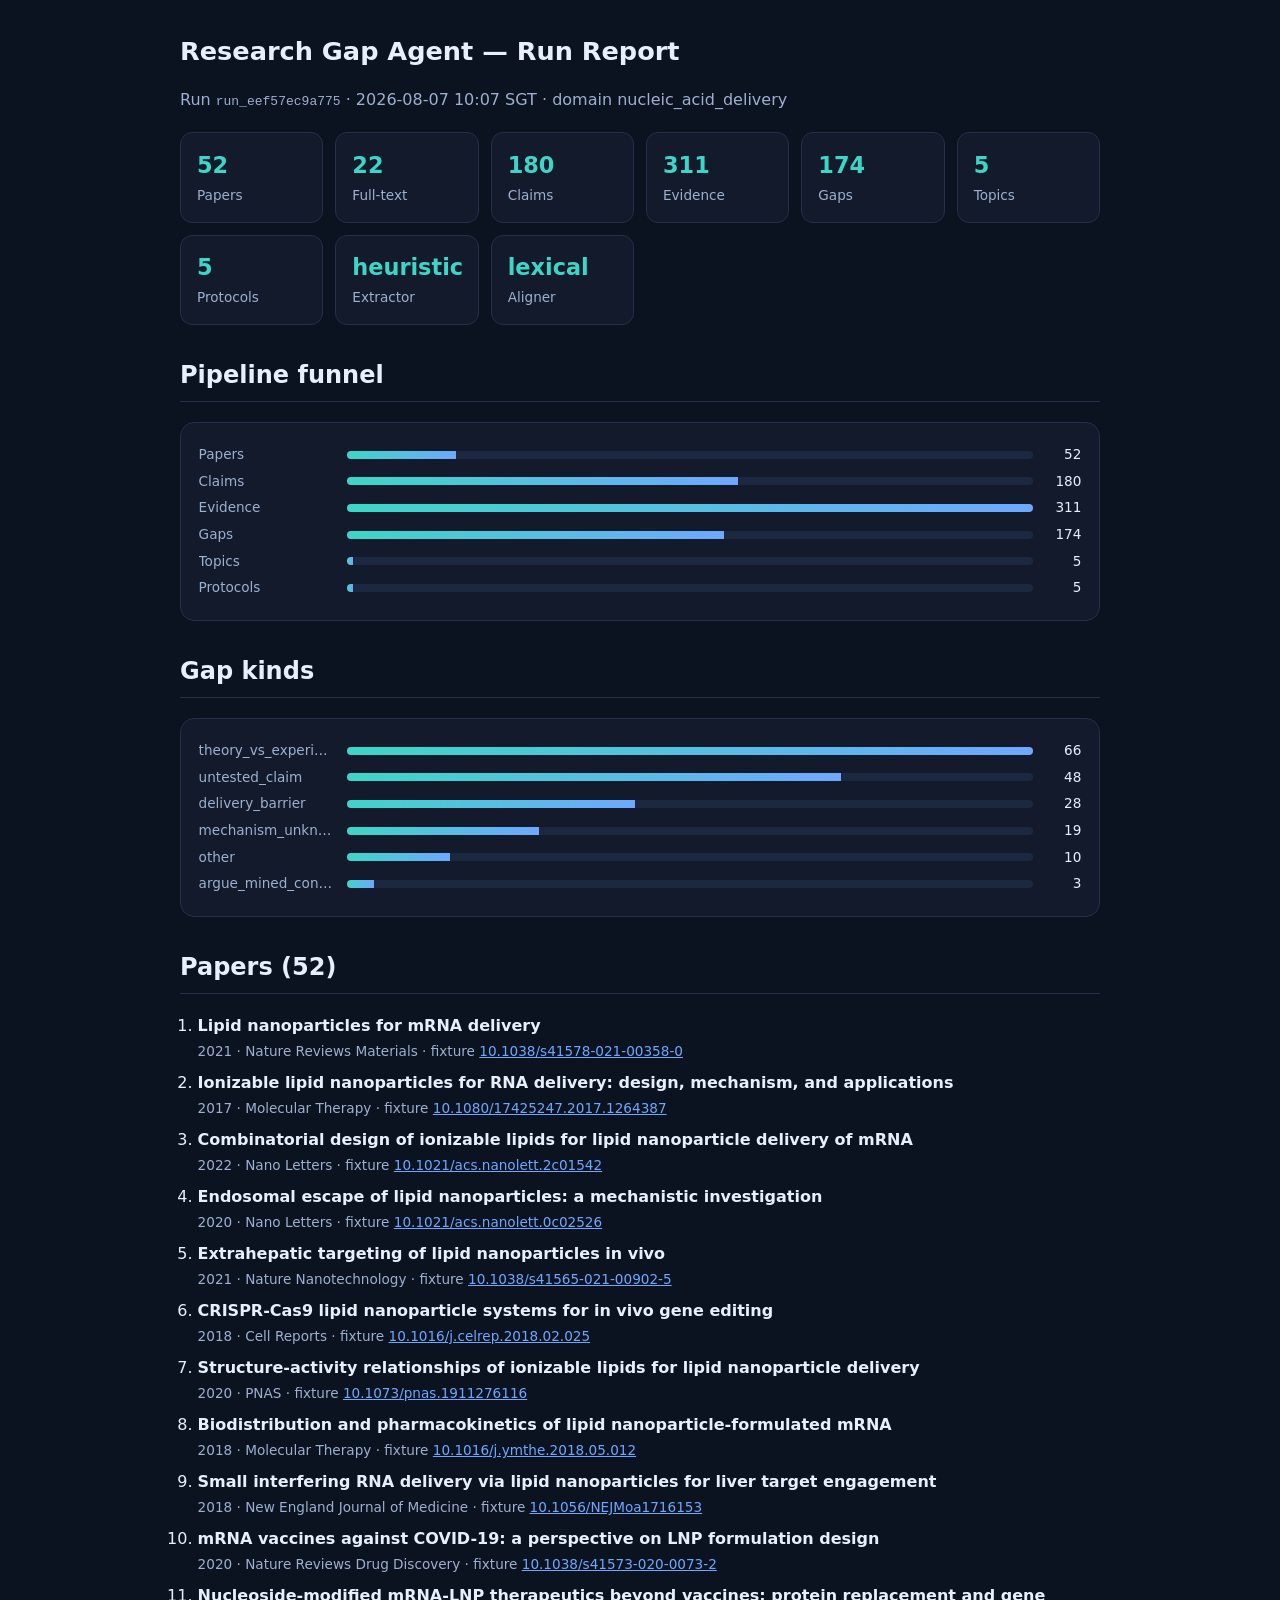
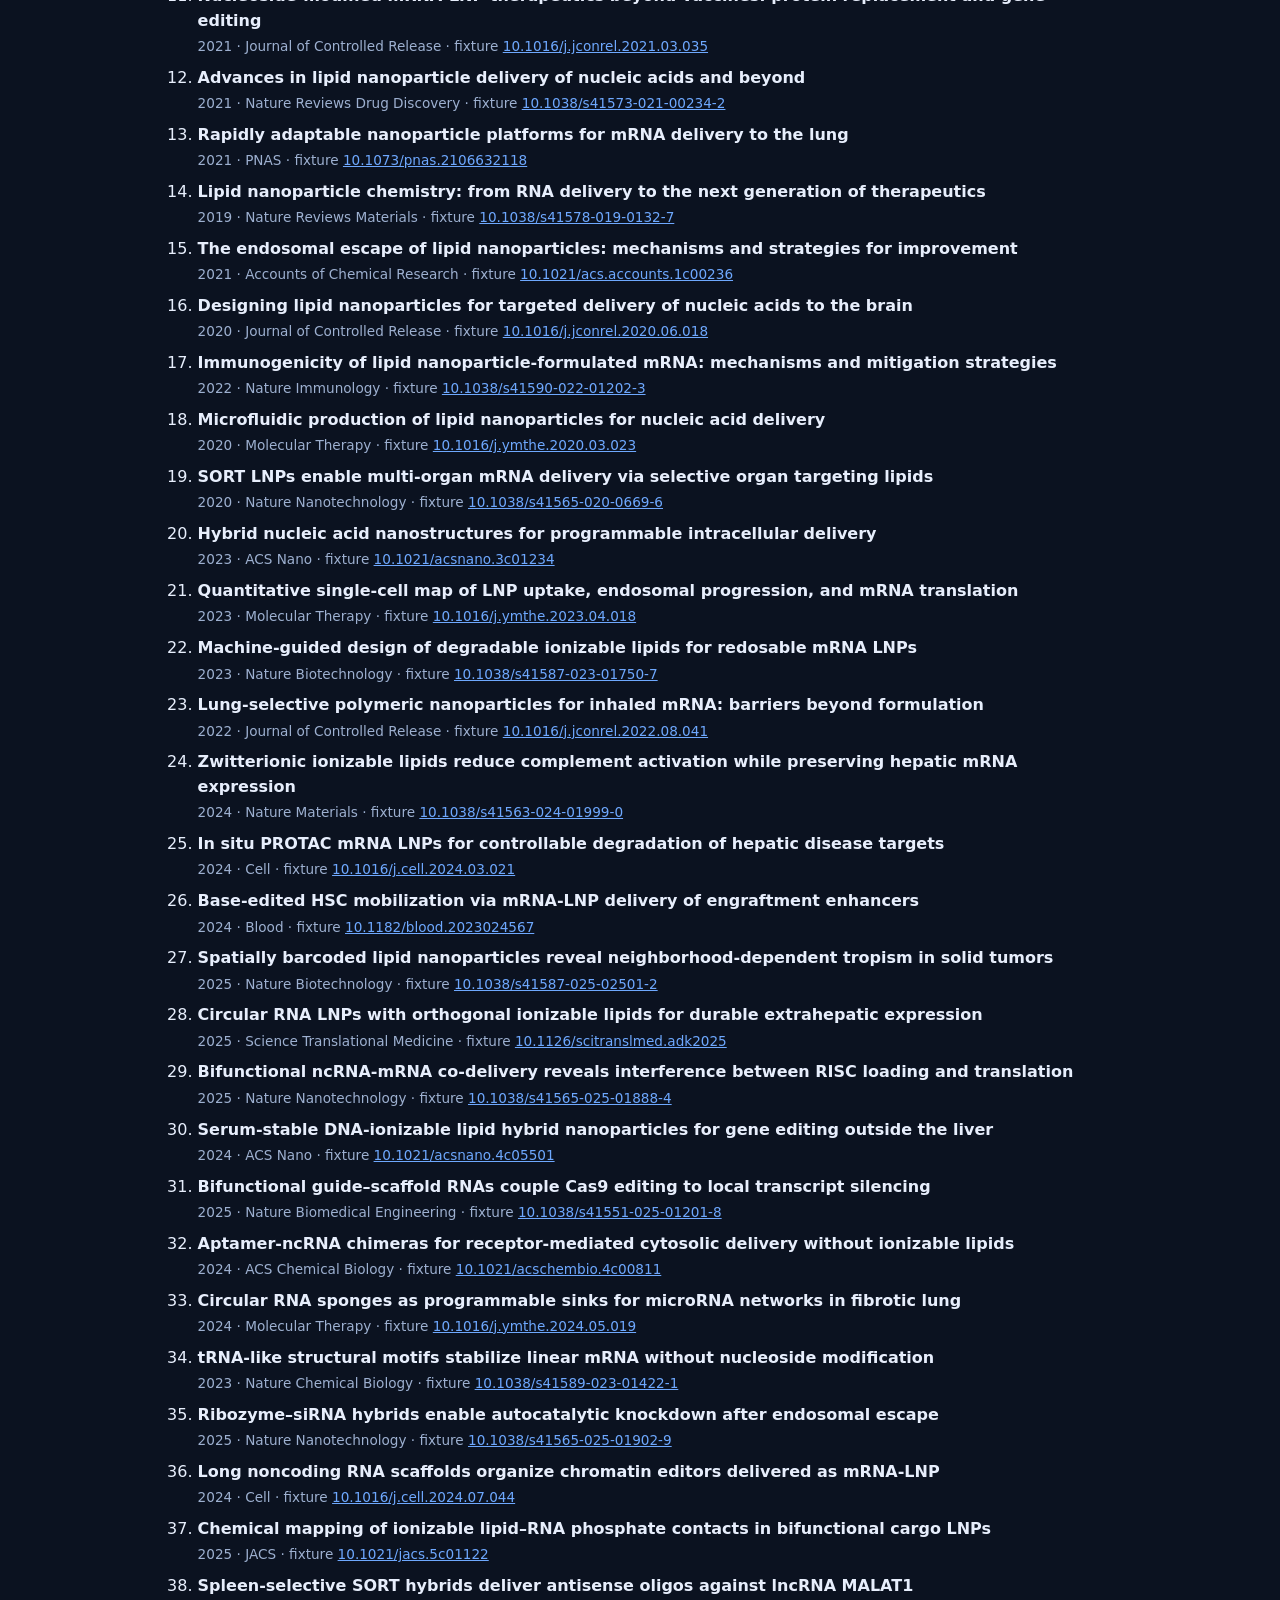
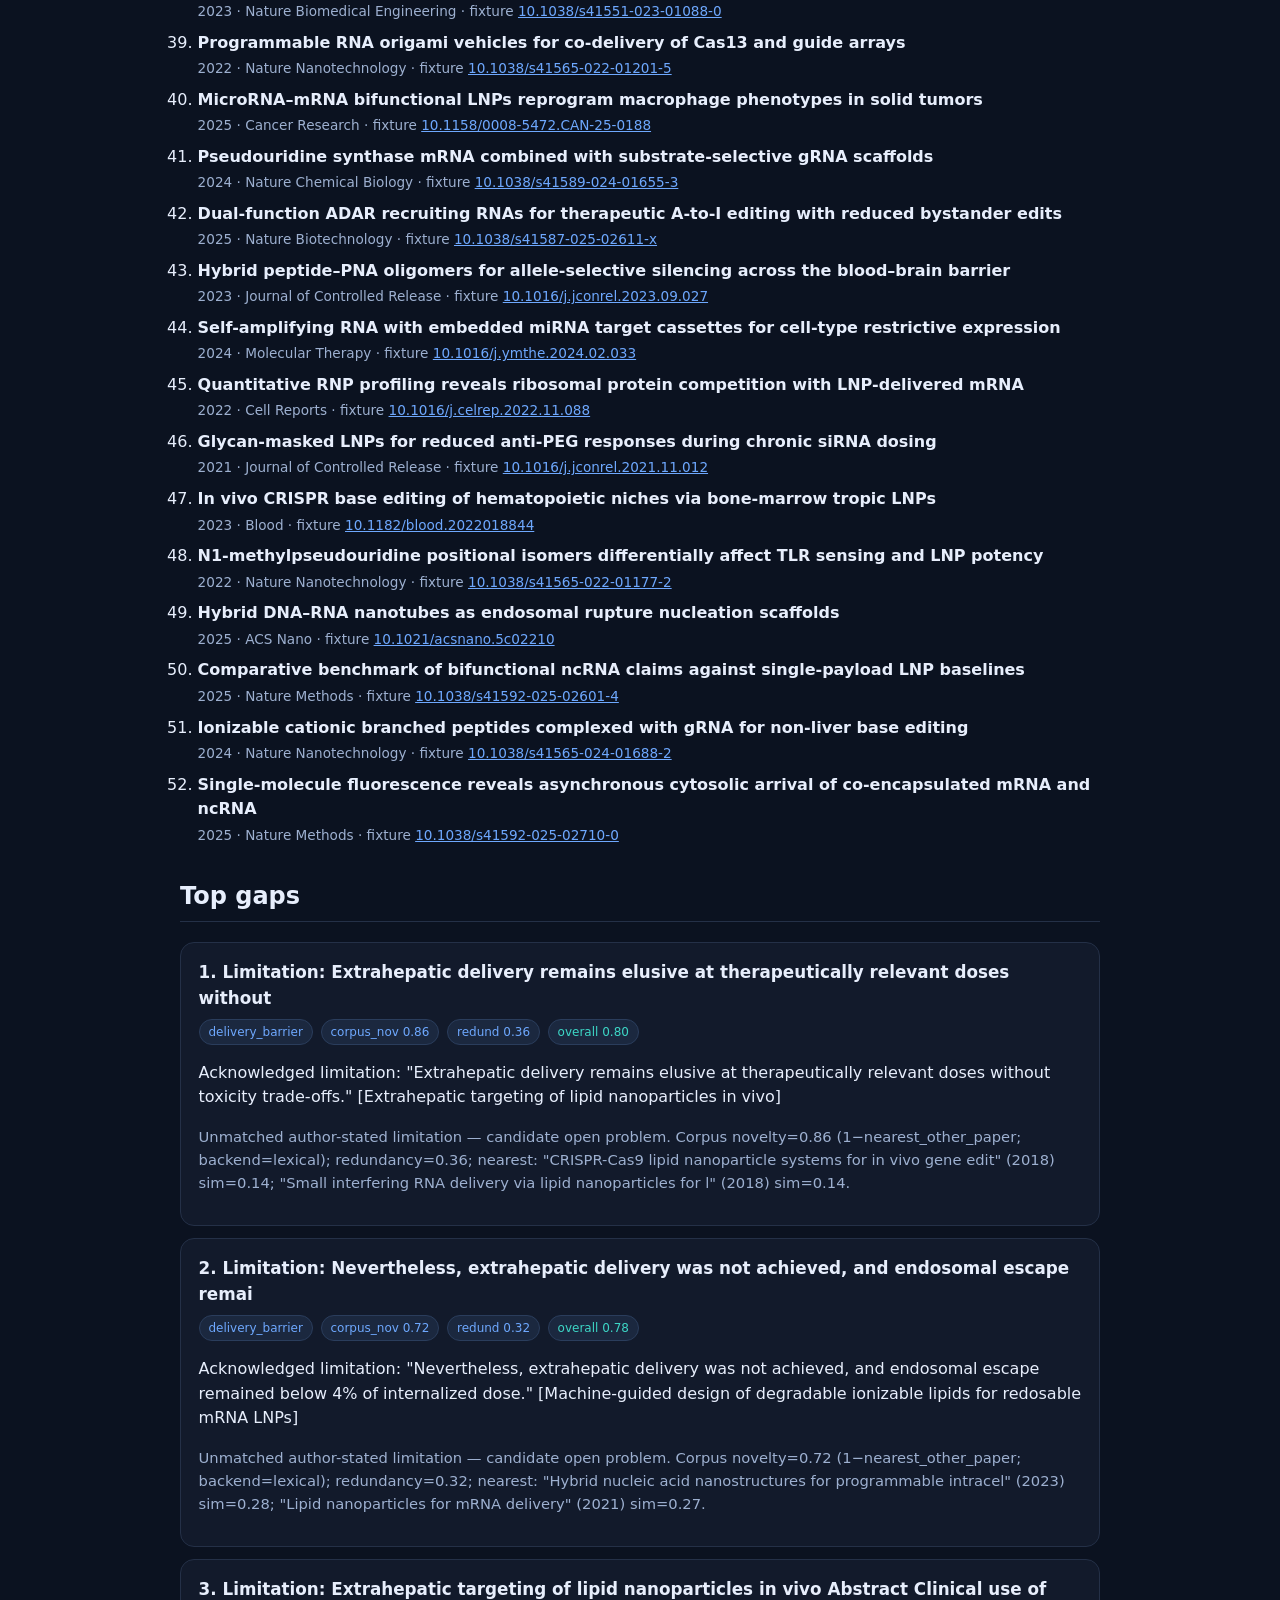
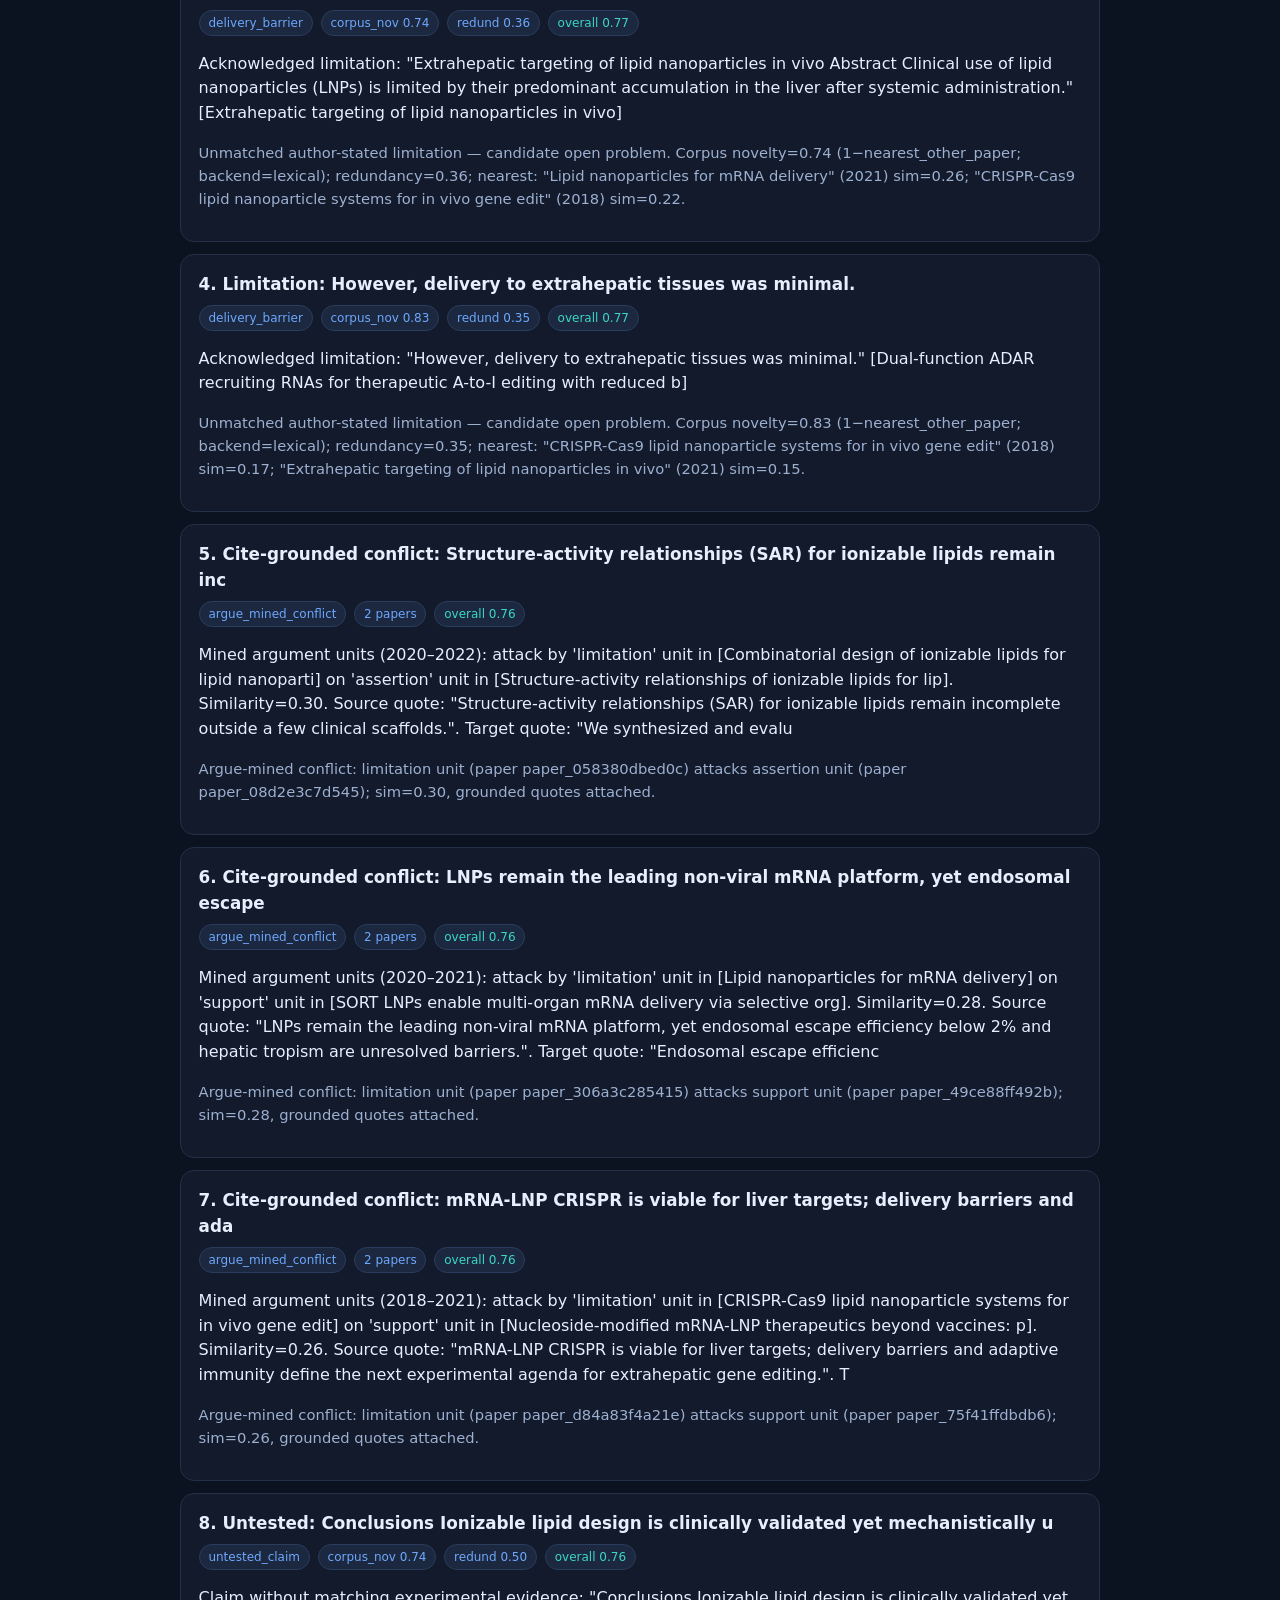
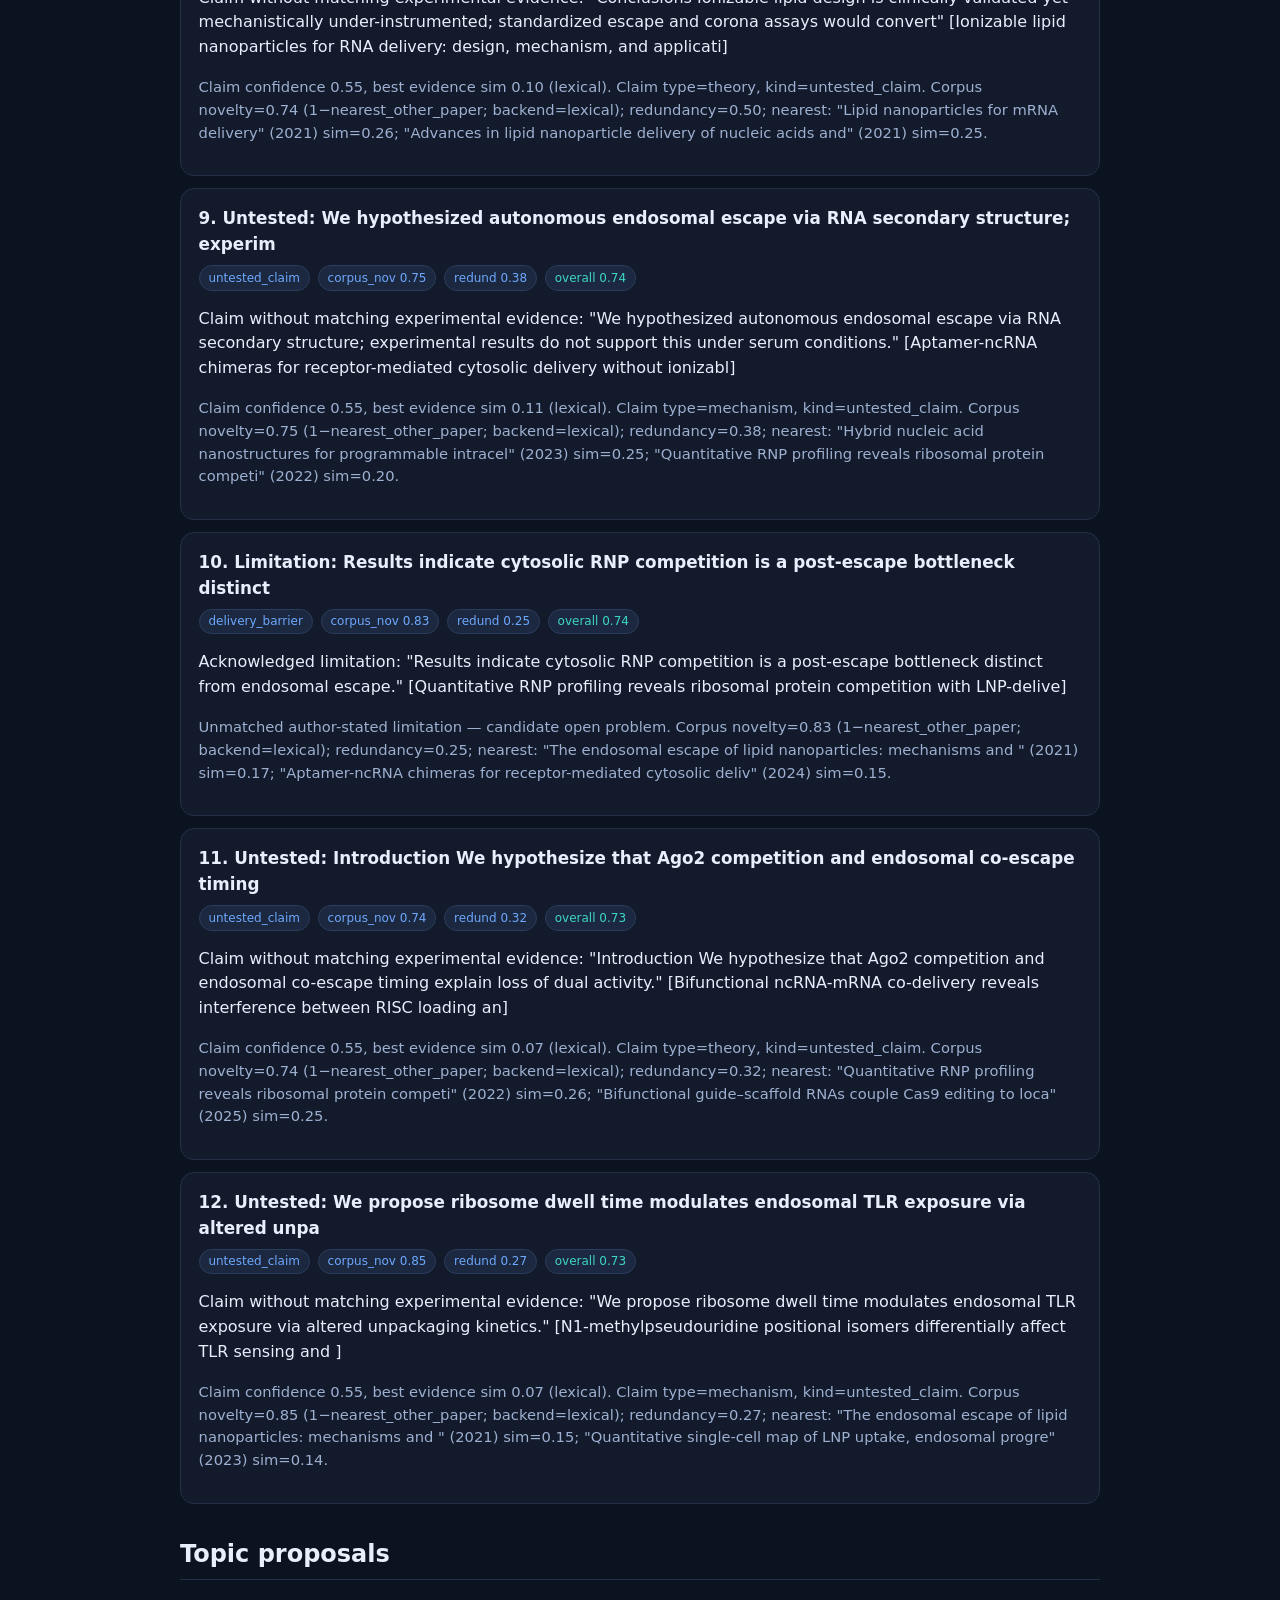
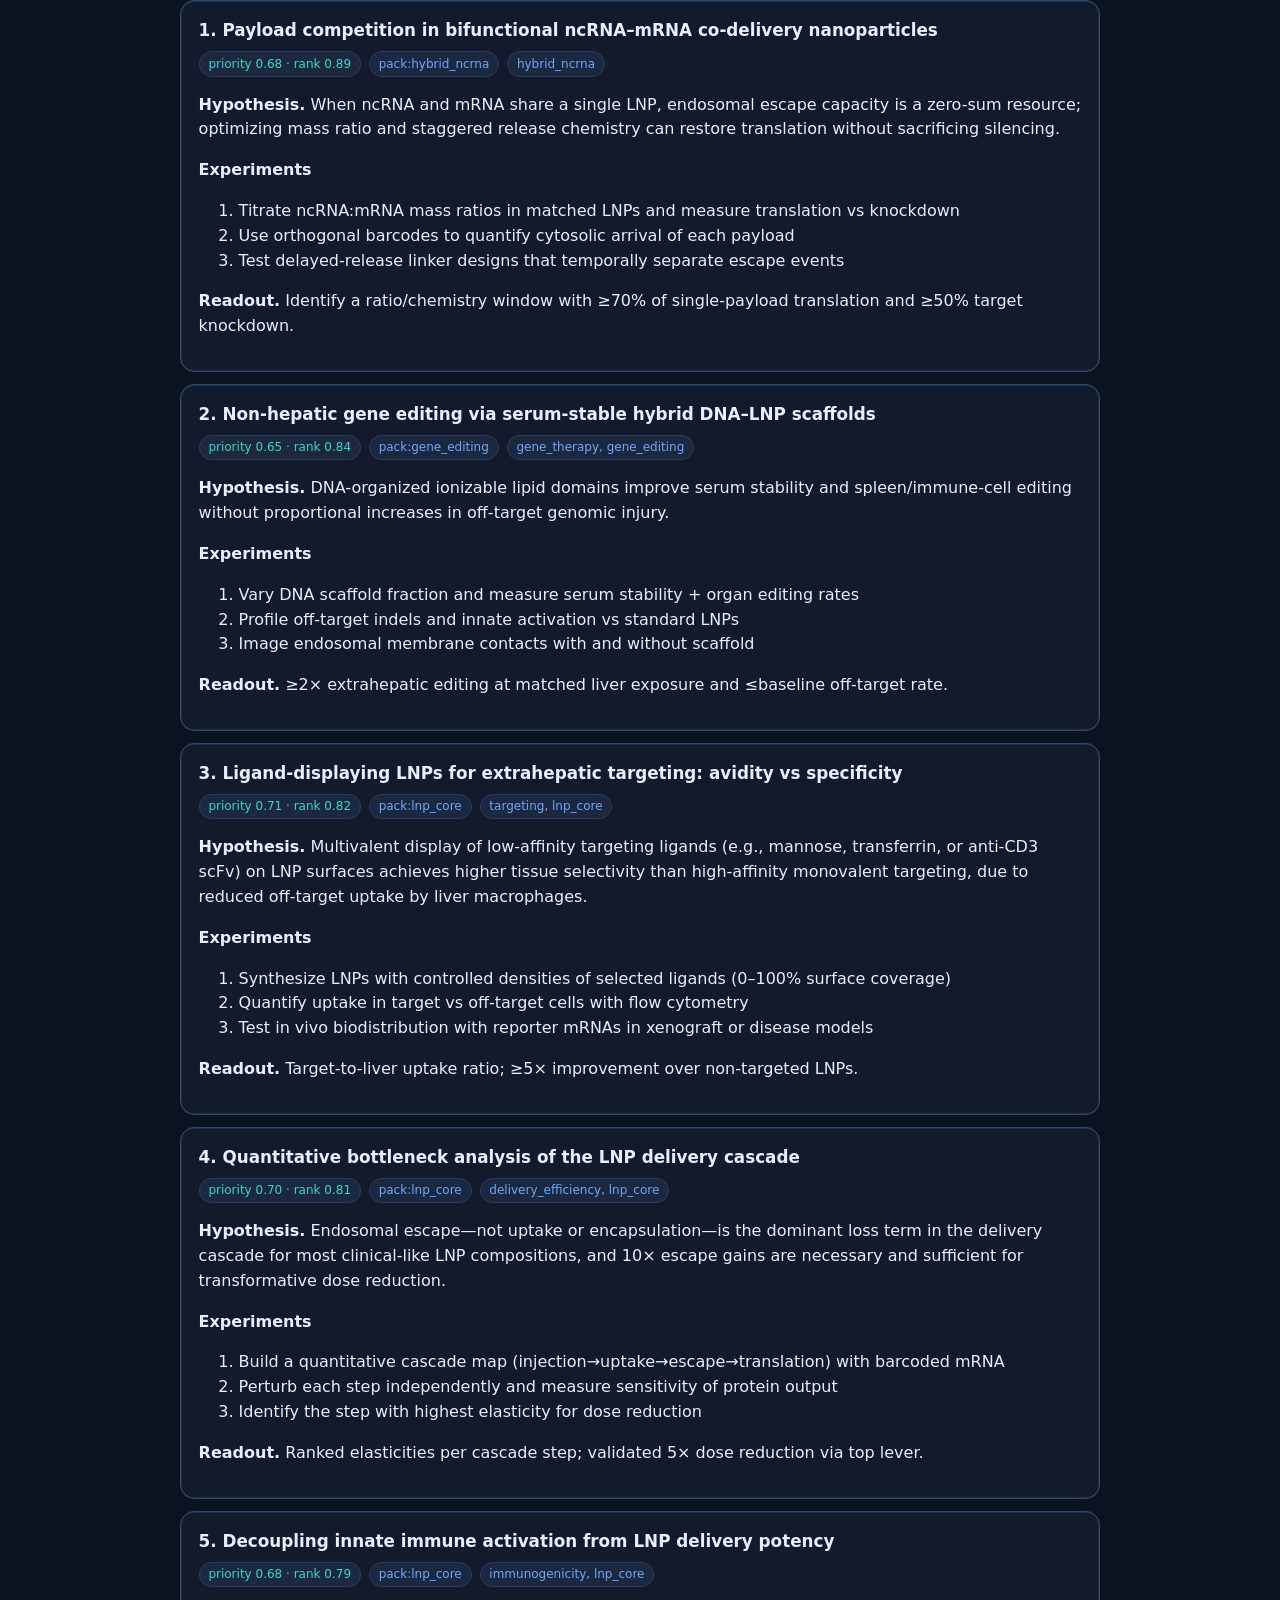
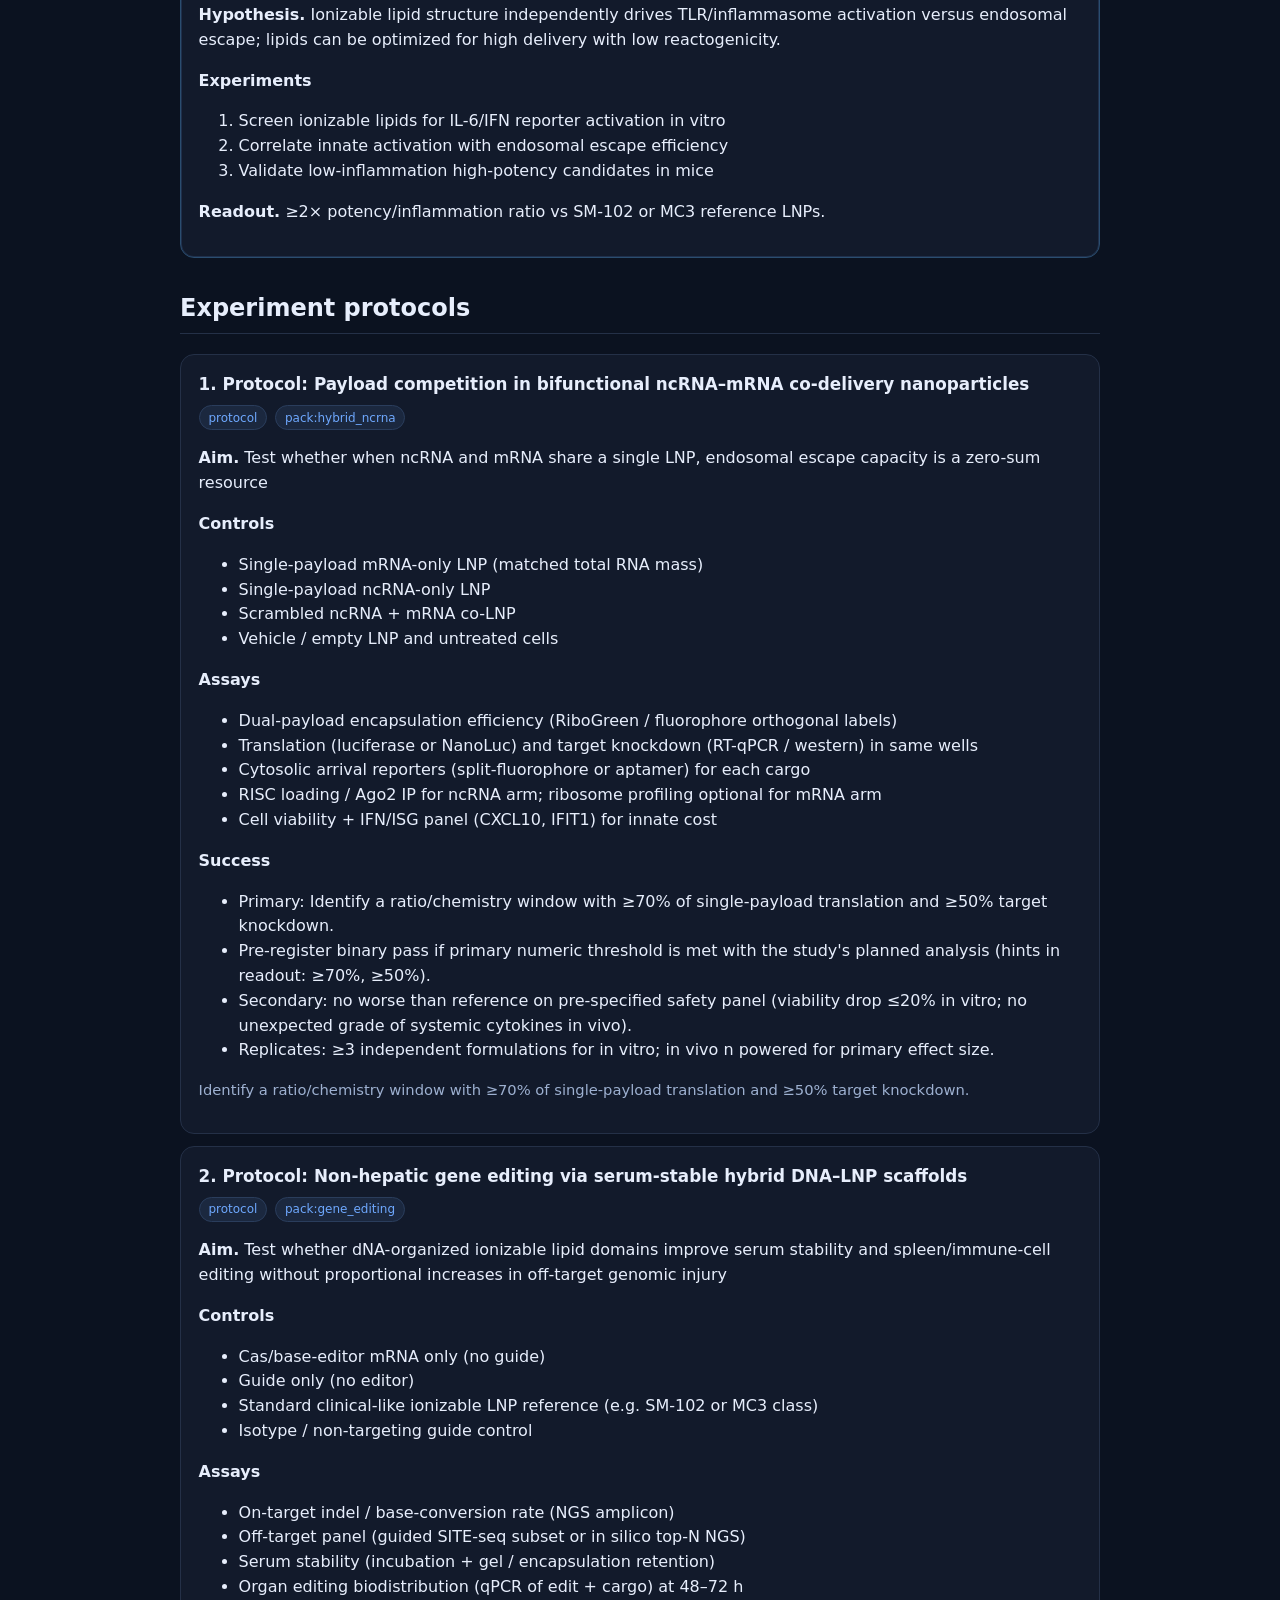
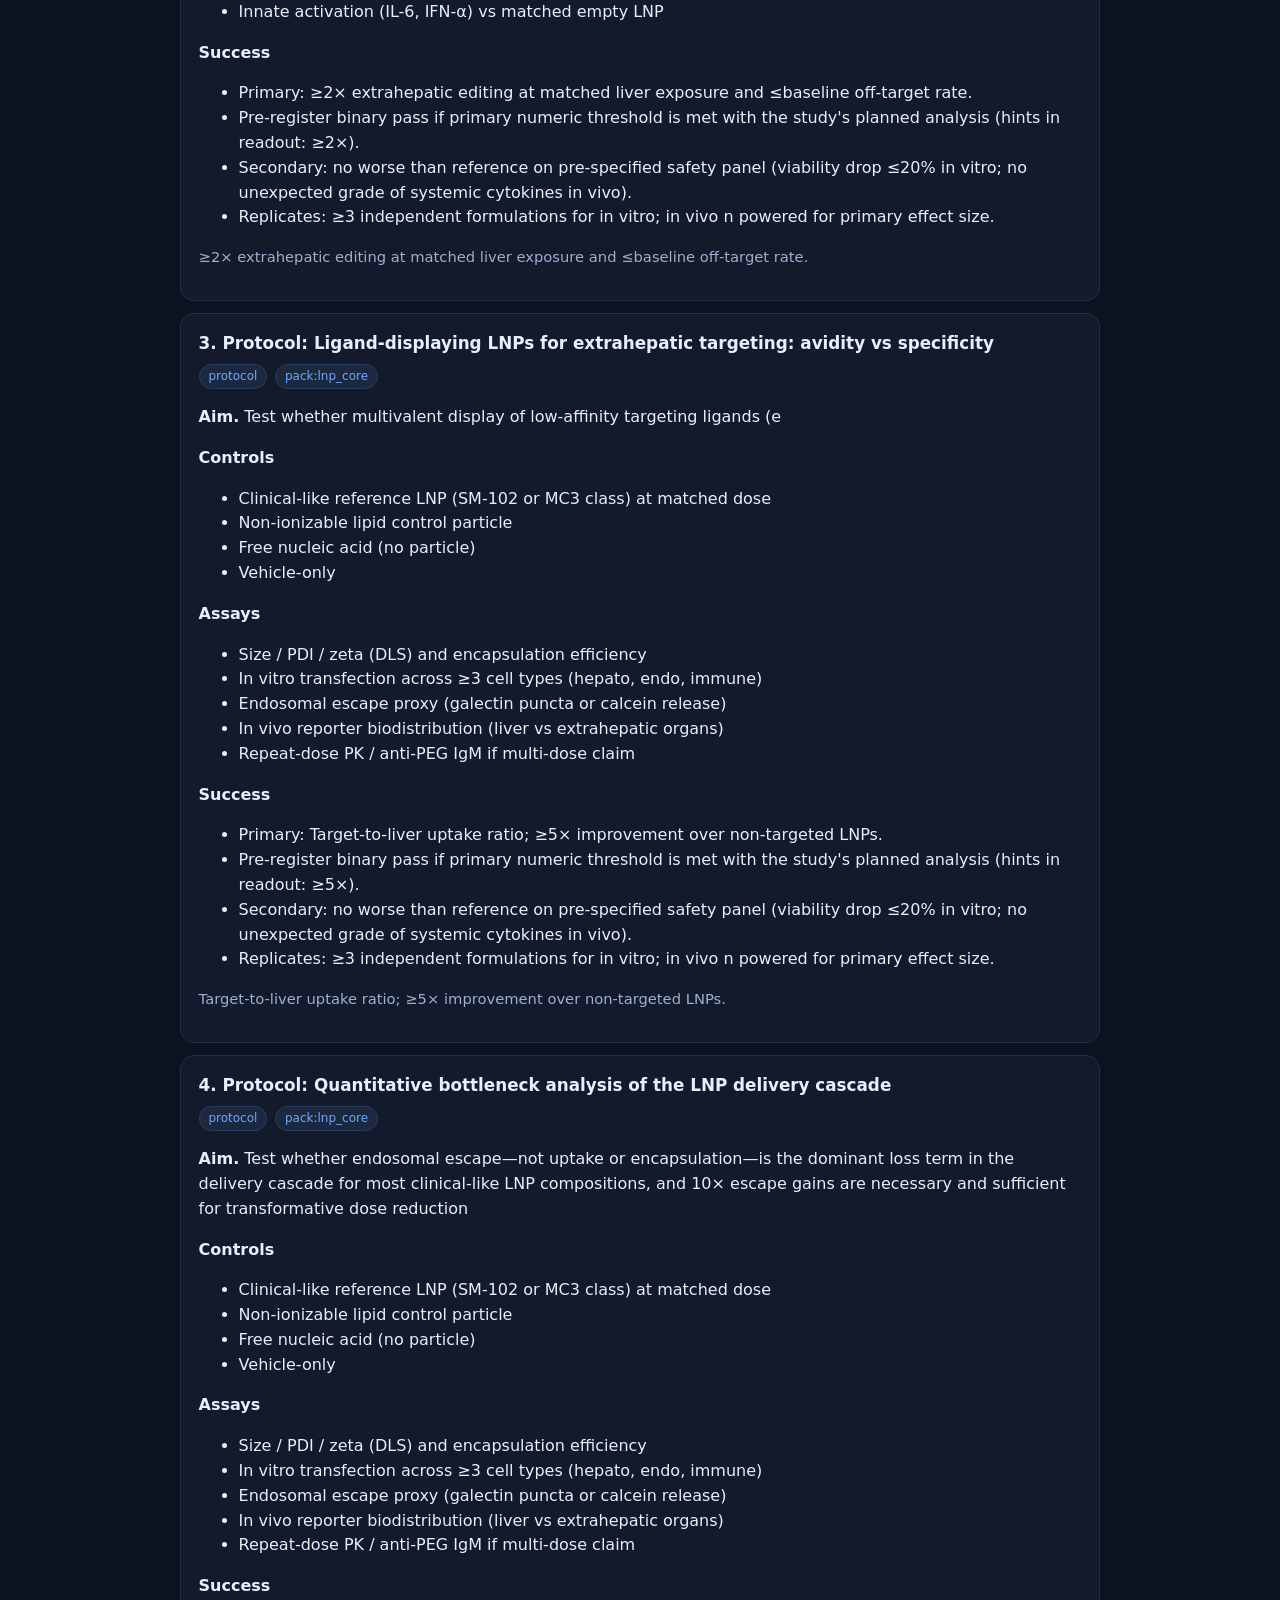
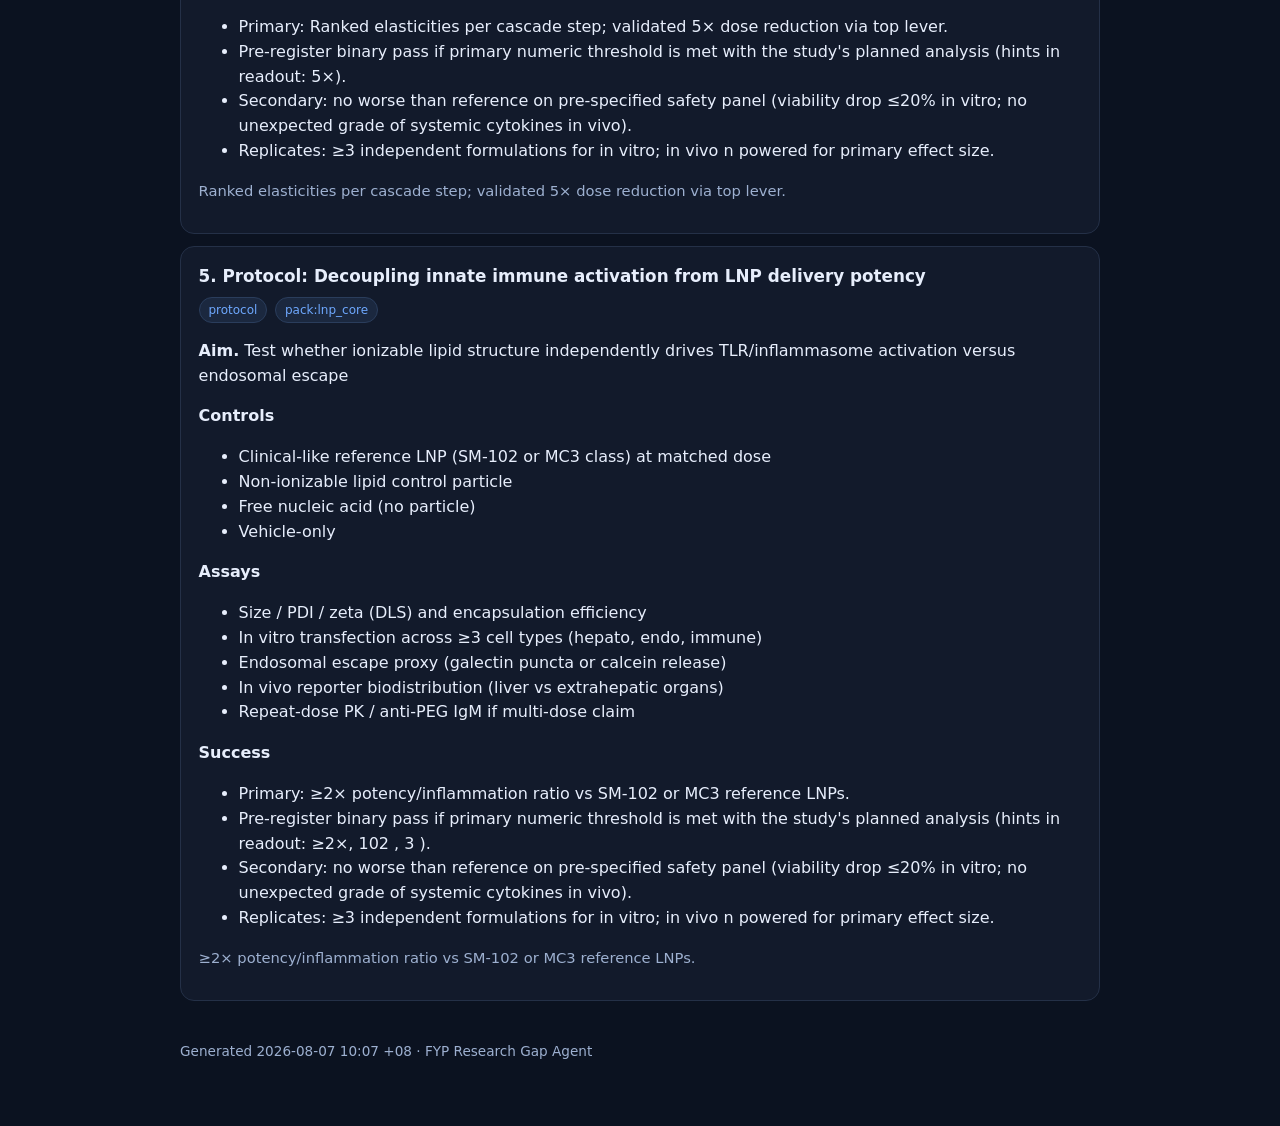
<file: reports/latest_run.html>
<!DOCTYPE html>
<html lang="en">
<head>
<meta charset="utf-8"/>
<meta name="viewport" content="width=device-width, initial-scale=1"/>
<title>Research Gap Agent — run_eef57ec9a775</title>
<style>
  :root {
    --bg: #0b1220; --card: #121a2b; --text: #e7eefc; --muted: #9db0d0;
    --accent: #6ea8fe; --accent2: #3dd6c6; --line: #243047;
  }
  * { box-sizing: border-box; }
  body {
    margin: 0; font-family: ui-sans-serif, system-ui, -apple-system, Segoe UI, Roboto, Helvetica, Arial, sans-serif;
    background: radial-gradient(1200px 600px at 10% -10%, #1a2744, var(--bg));
    color: var(--text); line-height: 1.55;
  }
  main { max-width: 960px; margin: 0 auto; padding: 2rem 1.25rem 4rem; }
  h1 { font-size: 1.6rem; margin: 0 0 .25rem; }
  h2 { margin-top: 2rem; border-bottom: 1px solid var(--line); padding-bottom: .4rem; }
  h3 { margin: 0 0 .5rem; font-size: 1.05rem; }
  .sub { color: var(--muted); margin-bottom: 1.25rem; }
  .grid { display: grid; grid-template-columns: repeat(auto-fit, minmax(140px, 1fr)); gap: .75rem; }
  .stat { background: var(--card); border: 1px solid var(--line); border-radius: 12px; padding: .9rem 1rem; }
  .stat b { display: block; font-size: 1.4rem; color: var(--accent2); }
  .stat span { color: var(--muted); font-size: .85rem; }
  .card {
    background: var(--card); border: 1px solid var(--line); border-radius: 14px;
    padding: 1rem 1.1rem; margin: .75rem 0;
  }
  .card.highlight { border-color: #2a4d6f; box-shadow: inset 0 0 0 1px rgba(110,168,254,.15); }
  .tags { display: flex; gap: .5rem; flex-wrap: wrap; margin-bottom: .5rem; }
  .tag, .score {
    font-size: .75rem; padding: .15rem .55rem; border-radius: 999px;
    background: #1b283f; color: var(--accent); border: 1px solid #2a3d5c;
  }
  .score { color: var(--accent2); }
  .muted { color: var(--muted); font-size: .92rem; }
  .meta { color: var(--muted); font-size: .85rem; margin-top: .15rem; }
  a { color: var(--accent); }
  ol.papers { padding-left: 1.1rem; }
  ol.papers li { margin: .55rem 0; }
  .bar-row { display: grid; grid-template-columns: 140px 1fr 40px; gap: .5rem; align-items: center; margin: .35rem 0; }
  .bar-label { color: var(--muted); font-size: .85rem; overflow: hidden; text-overflow: ellipsis; white-space: nowrap; }
  .bar-track { background: #1b283f; border-radius: 999px; height: 8px; overflow: hidden; }
  .bar-fill { background: linear-gradient(90deg, var(--accent2), var(--accent)); height: 100%; }
  .bar-n { text-align: right; font-variant-numeric: tabular-nums; font-size: .85rem; }
  footer { margin-top: 2.5rem; color: var(--muted); font-size: .85rem; }
</style>
</head>
<body>
<main>
  <h1>Research Gap Agent — Run Report</h1>
  <p class="sub">Run <code>run_eef57ec9a775</code> · 2026-08-07 10:07 SGT · domain nucleic_acid_delivery</p>

  <div class="grid">
    <div class="stat"><b>52</b><span>Papers</span></div>
    <div class="stat"><b>22</b><span>Full-text</span></div>
    <div class="stat"><b>180</b><span>Claims</span></div>
    <div class="stat"><b>311</b><span>Evidence</span></div>
    <div class="stat"><b>174</b><span>Gaps</span></div>
    <div class="stat"><b>5</b><span>Topics</span></div>
    <div class="stat"><b>5</b><span>Protocols</span></div>
    <div class="stat"><b>heuristic</b><span>Extractor</span></div>
    <div class="stat"><b>lexical</b><span>Aligner</span></div>
  </div>

  <h2>Pipeline funnel</h2>
  <div class="card"><div class="bar-row"><span class="bar-label">Papers</span><div class="bar-track"><div class="bar-fill" style="width:16%"></div></div><span class="bar-n">52</span></div>
<div class="bar-row"><span class="bar-label">Claims</span><div class="bar-track"><div class="bar-fill" style="width:57%"></div></div><span class="bar-n">180</span></div>
<div class="bar-row"><span class="bar-label">Evidence</span><div class="bar-track"><div class="bar-fill" style="width:100%"></div></div><span class="bar-n">311</span></div>
<div class="bar-row"><span class="bar-label">Gaps</span><div class="bar-track"><div class="bar-fill" style="width:55%"></div></div><span class="bar-n">174</span></div>
<div class="bar-row"><span class="bar-label">Topics</span><div class="bar-track"><div class="bar-fill" style="width:1%"></div></div><span class="bar-n">5</span></div>
<div class="bar-row"><span class="bar-label">Protocols</span><div class="bar-track"><div class="bar-fill" style="width:1%"></div></div><span class="bar-n">5</span></div></div>

  <h2>Gap kinds</h2>
  <div class="card"><div class="bar-row"><span class="bar-label">theory_vs_experiment</span><div class="bar-track"><div class="bar-fill" style="width:100%"></div></div><span class="bar-n">66</span></div>
<div class="bar-row"><span class="bar-label">untested_claim</span><div class="bar-track"><div class="bar-fill" style="width:72%"></div></div><span class="bar-n">48</span></div>
<div class="bar-row"><span class="bar-label">delivery_barrier</span><div class="bar-track"><div class="bar-fill" style="width:42%"></div></div><span class="bar-n">28</span></div>
<div class="bar-row"><span class="bar-label">mechanism_unknown</span><div class="bar-track"><div class="bar-fill" style="width:28%"></div></div><span class="bar-n">19</span></div>
<div class="bar-row"><span class="bar-label">other</span><div class="bar-track"><div class="bar-fill" style="width:15%"></div></div><span class="bar-n">10</span></div>
<div class="bar-row"><span class="bar-label">argue_mined_conflict</span><div class="bar-track"><div class="bar-fill" style="width:4%"></div></div><span class="bar-n">3</span></div></div>

  <h2>Papers (52)</h2>
  <ol class="papers">
    <li><strong>Lipid nanoparticles for mRNA delivery</strong><div class='meta'>2021 · Nature Reviews Materials · fixture <a href="https://doi.org/10.1038/s41578-021-00358-0" target="_blank" rel="noopener">10.1038/s41578-021-00358-0</a></div></li><li><strong>Ionizable lipid nanoparticles for RNA delivery: design, mechanism, and applications</strong><div class='meta'>2017 · Molecular Therapy · fixture <a href="https://doi.org/10.1080/17425247.2017.1264387" target="_blank" rel="noopener">10.1080/17425247.2017.1264387</a></div></li><li><strong>Combinatorial design of ionizable lipids for lipid nanoparticle delivery of mRNA</strong><div class='meta'>2022 · Nano Letters · fixture <a href="https://doi.org/10.1021/acs.nanolett.2c01542" target="_blank" rel="noopener">10.1021/acs.nanolett.2c01542</a></div></li><li><strong>Endosomal escape of lipid nanoparticles: a mechanistic investigation</strong><div class='meta'>2020 · Nano Letters · fixture <a href="https://doi.org/10.1021/acs.nanolett.0c02526" target="_blank" rel="noopener">10.1021/acs.nanolett.0c02526</a></div></li><li><strong>Extrahepatic targeting of lipid nanoparticles in vivo</strong><div class='meta'>2021 · Nature Nanotechnology · fixture <a href="https://doi.org/10.1038/s41565-021-00902-5" target="_blank" rel="noopener">10.1038/s41565-021-00902-5</a></div></li><li><strong>CRISPR-Cas9 lipid nanoparticle systems for in vivo gene editing</strong><div class='meta'>2018 · Cell Reports · fixture <a href="https://doi.org/10.1016/j.celrep.2018.02.025" target="_blank" rel="noopener">10.1016/j.celrep.2018.02.025</a></div></li><li><strong>Structure-activity relationships of ionizable lipids for lipid nanoparticle delivery</strong><div class='meta'>2020 · PNAS · fixture <a href="https://doi.org/10.1073/pnas.1911276116" target="_blank" rel="noopener">10.1073/pnas.1911276116</a></div></li><li><strong>Biodistribution and pharmacokinetics of lipid nanoparticle-formulated mRNA</strong><div class='meta'>2018 · Molecular Therapy · fixture <a href="https://doi.org/10.1016/j.ymthe.2018.05.012" target="_blank" rel="noopener">10.1016/j.ymthe.2018.05.012</a></div></li><li><strong>Small interfering RNA delivery via lipid nanoparticles for liver target engagement</strong><div class='meta'>2018 · New England Journal of Medicine · fixture <a href="https://doi.org/10.1056/NEJMoa1716153" target="_blank" rel="noopener">10.1056/NEJMoa1716153</a></div></li><li><strong>mRNA vaccines against COVID-19: a perspective on LNP formulation design</strong><div class='meta'>2020 · Nature Reviews Drug Discovery · fixture <a href="https://doi.org/10.1038/s41573-020-0073-2" target="_blank" rel="noopener">10.1038/s41573-020-0073-2</a></div></li><li><strong>Nucleoside-modified mRNA-LNP therapeutics beyond vaccines: protein replacement and gene editing</strong><div class='meta'>2021 · Journal of Controlled Release · fixture <a href="https://doi.org/10.1016/j.jconrel.2021.03.035" target="_blank" rel="noopener">10.1016/j.jconrel.2021.03.035</a></div></li><li><strong>Advances in lipid nanoparticle delivery of nucleic acids and beyond</strong><div class='meta'>2021 · Nature Reviews Drug Discovery · fixture <a href="https://doi.org/10.1038/s41573-021-00234-2" target="_blank" rel="noopener">10.1038/s41573-021-00234-2</a></div></li><li><strong>Rapidly adaptable nanoparticle platforms for mRNA delivery to the lung</strong><div class='meta'>2021 · PNAS · fixture <a href="https://doi.org/10.1073/pnas.2106632118" target="_blank" rel="noopener">10.1073/pnas.2106632118</a></div></li><li><strong>Lipid nanoparticle chemistry: from RNA delivery to the next generation of therapeutics</strong><div class='meta'>2019 · Nature Reviews Materials · fixture <a href="https://doi.org/10.1038/s41578-019-0132-7" target="_blank" rel="noopener">10.1038/s41578-019-0132-7</a></div></li><li><strong>The endosomal escape of lipid nanoparticles: mechanisms and strategies for improvement</strong><div class='meta'>2021 · Accounts of Chemical Research · fixture <a href="https://doi.org/10.1021/acs.accounts.1c00236" target="_blank" rel="noopener">10.1021/acs.accounts.1c00236</a></div></li><li><strong>Designing lipid nanoparticles for targeted delivery of nucleic acids to the brain</strong><div class='meta'>2020 · Journal of Controlled Release · fixture <a href="https://doi.org/10.1016/j.jconrel.2020.06.018" target="_blank" rel="noopener">10.1016/j.jconrel.2020.06.018</a></div></li><li><strong>Immunogenicity of lipid nanoparticle-formulated mRNA: mechanisms and mitigation strategies</strong><div class='meta'>2022 · Nature Immunology · fixture <a href="https://doi.org/10.1038/s41590-022-01202-3" target="_blank" rel="noopener">10.1038/s41590-022-01202-3</a></div></li><li><strong>Microfluidic production of lipid nanoparticles for nucleic acid delivery</strong><div class='meta'>2020 · Molecular Therapy · fixture <a href="https://doi.org/10.1016/j.ymthe.2020.03.023" target="_blank" rel="noopener">10.1016/j.ymthe.2020.03.023</a></div></li><li><strong>SORT LNPs enable multi-organ mRNA delivery via selective organ targeting lipids</strong><div class='meta'>2020 · Nature Nanotechnology · fixture <a href="https://doi.org/10.1038/s41565-020-0669-6" target="_blank" rel="noopener">10.1038/s41565-020-0669-6</a></div></li><li><strong>Hybrid nucleic acid nanostructures for programmable intracellular delivery</strong><div class='meta'>2023 · ACS Nano · fixture <a href="https://doi.org/10.1021/acsnano.3c01234" target="_blank" rel="noopener">10.1021/acsnano.3c01234</a></div></li><li><strong>Quantitative single-cell map of LNP uptake, endosomal progression, and mRNA translation</strong><div class='meta'>2023 · Molecular Therapy · fixture <a href="https://doi.org/10.1016/j.ymthe.2023.04.018" target="_blank" rel="noopener">10.1016/j.ymthe.2023.04.018</a></div></li><li><strong>Machine-guided design of degradable ionizable lipids for redosable mRNA LNPs</strong><div class='meta'>2023 · Nature Biotechnology · fixture <a href="https://doi.org/10.1038/s41587-023-01750-7" target="_blank" rel="noopener">10.1038/s41587-023-01750-7</a></div></li><li><strong>Lung-selective polymeric nanoparticles for inhaled mRNA: barriers beyond formulation</strong><div class='meta'>2022 · Journal of Controlled Release · fixture <a href="https://doi.org/10.1016/j.jconrel.2022.08.041" target="_blank" rel="noopener">10.1016/j.jconrel.2022.08.041</a></div></li><li><strong>Zwitterionic ionizable lipids reduce complement activation while preserving hepatic mRNA expression</strong><div class='meta'>2024 · Nature Materials · fixture <a href="https://doi.org/10.1038/s41563-024-01999-0" target="_blank" rel="noopener">10.1038/s41563-024-01999-0</a></div></li><li><strong>In situ PROTAC mRNA LNPs for controllable degradation of hepatic disease targets</strong><div class='meta'>2024 · Cell · fixture <a href="https://doi.org/10.1016/j.cell.2024.03.021" target="_blank" rel="noopener">10.1016/j.cell.2024.03.021</a></div></li><li><strong>Base-edited HSC mobilization via mRNA-LNP delivery of engraftment enhancers</strong><div class='meta'>2024 · Blood · fixture <a href="https://doi.org/10.1182/blood.2023024567" target="_blank" rel="noopener">10.1182/blood.2023024567</a></div></li><li><strong>Spatially barcoded lipid nanoparticles reveal neighborhood-dependent tropism in solid tumors</strong><div class='meta'>2025 · Nature Biotechnology · fixture <a href="https://doi.org/10.1038/s41587-025-02501-2" target="_blank" rel="noopener">10.1038/s41587-025-02501-2</a></div></li><li><strong>Circular RNA LNPs with orthogonal ionizable lipids for durable extrahepatic expression</strong><div class='meta'>2025 · Science Translational Medicine · fixture <a href="https://doi.org/10.1126/scitranslmed.adk2025" target="_blank" rel="noopener">10.1126/scitranslmed.adk2025</a></div></li><li><strong>Bifunctional ncRNA-mRNA co-delivery reveals interference between RISC loading and translation</strong><div class='meta'>2025 · Nature Nanotechnology · fixture <a href="https://doi.org/10.1038/s41565-025-01888-4" target="_blank" rel="noopener">10.1038/s41565-025-01888-4</a></div></li><li><strong>Serum-stable DNA-ionizable lipid hybrid nanoparticles for gene editing outside the liver</strong><div class='meta'>2024 · ACS Nano · fixture <a href="https://doi.org/10.1021/acsnano.4c05501" target="_blank" rel="noopener">10.1021/acsnano.4c05501</a></div></li><li><strong>Bifunctional guide–scaffold RNAs couple Cas9 editing to local transcript silencing</strong><div class='meta'>2025 · Nature Biomedical Engineering · fixture <a href="https://doi.org/10.1038/s41551-025-01201-8" target="_blank" rel="noopener">10.1038/s41551-025-01201-8</a></div></li><li><strong>Aptamer-ncRNA chimeras for receptor-mediated cytosolic delivery without ionizable lipids</strong><div class='meta'>2024 · ACS Chemical Biology · fixture <a href="https://doi.org/10.1021/acschembio.4c00811" target="_blank" rel="noopener">10.1021/acschembio.4c00811</a></div></li><li><strong>Circular RNA sponges as programmable sinks for microRNA networks in fibrotic lung</strong><div class='meta'>2024 · Molecular Therapy · fixture <a href="https://doi.org/10.1016/j.ymthe.2024.05.019" target="_blank" rel="noopener">10.1016/j.ymthe.2024.05.019</a></div></li><li><strong>tRNA-like structural motifs stabilize linear mRNA without nucleoside modification</strong><div class='meta'>2023 · Nature Chemical Biology · fixture <a href="https://doi.org/10.1038/s41589-023-01422-1" target="_blank" rel="noopener">10.1038/s41589-023-01422-1</a></div></li><li><strong>Ribozyme–siRNA hybrids enable autocatalytic knockdown after endosomal escape</strong><div class='meta'>2025 · Nature Nanotechnology · fixture <a href="https://doi.org/10.1038/s41565-025-01902-9" target="_blank" rel="noopener">10.1038/s41565-025-01902-9</a></div></li><li><strong>Long noncoding RNA scaffolds organize chromatin editors delivered as mRNA-LNP</strong><div class='meta'>2024 · Cell · fixture <a href="https://doi.org/10.1016/j.cell.2024.07.044" target="_blank" rel="noopener">10.1016/j.cell.2024.07.044</a></div></li><li><strong>Chemical mapping of ionizable lipid–RNA phosphate contacts in bifunctional cargo LNPs</strong><div class='meta'>2025 · JACS · fixture <a href="https://doi.org/10.1021/jacs.5c01122" target="_blank" rel="noopener">10.1021/jacs.5c01122</a></div></li><li><strong>Spleen-selective SORT hybrids deliver antisense oligos against lncRNA MALAT1</strong><div class='meta'>2023 · Nature Biomedical Engineering · fixture <a href="https://doi.org/10.1038/s41551-023-01088-0" target="_blank" rel="noopener">10.1038/s41551-023-01088-0</a></div></li><li><strong>Programmable RNA origami vehicles for co-delivery of Cas13 and guide arrays</strong><div class='meta'>2022 · Nature Nanotechnology · fixture <a href="https://doi.org/10.1038/s41565-022-01201-5" target="_blank" rel="noopener">10.1038/s41565-022-01201-5</a></div></li><li><strong>MicroRNA–mRNA bifunctional LNPs reprogram macrophage phenotypes in solid tumors</strong><div class='meta'>2025 · Cancer Research · fixture <a href="https://doi.org/10.1158/0008-5472.CAN-25-0188" target="_blank" rel="noopener">10.1158/0008-5472.CAN-25-0188</a></div></li><li><strong>Pseudouridine synthase mRNA combined with substrate-selective gRNA scaffolds</strong><div class='meta'>2024 · Nature Chemical Biology · fixture <a href="https://doi.org/10.1038/s41589-024-01655-3" target="_blank" rel="noopener">10.1038/s41589-024-01655-3</a></div></li><li><strong>Dual-function ADAR recruiting RNAs for therapeutic A-to-I editing with reduced bystander edits</strong><div class='meta'>2025 · Nature Biotechnology · fixture <a href="https://doi.org/10.1038/s41587-025-02611-x" target="_blank" rel="noopener">10.1038/s41587-025-02611-x</a></div></li><li><strong>Hybrid peptide–PNA oligomers for allele-selective silencing across the blood–brain barrier</strong><div class='meta'>2023 · Journal of Controlled Release · fixture <a href="https://doi.org/10.1016/j.jconrel.2023.09.027" target="_blank" rel="noopener">10.1016/j.jconrel.2023.09.027</a></div></li><li><strong>Self-amplifying RNA with embedded miRNA target cassettes for cell-type restrictive expression</strong><div class='meta'>2024 · Molecular Therapy · fixture <a href="https://doi.org/10.1016/j.ymthe.2024.02.033" target="_blank" rel="noopener">10.1016/j.ymthe.2024.02.033</a></div></li><li><strong>Quantitative RNP profiling reveals ribosomal protein competition with LNP-delivered mRNA</strong><div class='meta'>2022 · Cell Reports · fixture <a href="https://doi.org/10.1016/j.celrep.2022.11.088" target="_blank" rel="noopener">10.1016/j.celrep.2022.11.088</a></div></li><li><strong>Glycan-masked LNPs for reduced anti-PEG responses during chronic siRNA dosing</strong><div class='meta'>2021 · Journal of Controlled Release · fixture <a href="https://doi.org/10.1016/j.jconrel.2021.11.012" target="_blank" rel="noopener">10.1016/j.jconrel.2021.11.012</a></div></li><li><strong>In vivo CRISPR base editing of hematopoietic niches via bone-marrow tropic LNPs</strong><div class='meta'>2023 · Blood · fixture <a href="https://doi.org/10.1182/blood.2022018844" target="_blank" rel="noopener">10.1182/blood.2022018844</a></div></li><li><strong>N1-methylpseudouridine positional isomers differentially affect TLR sensing and LNP potency</strong><div class='meta'>2022 · Nature Nanotechnology · fixture <a href="https://doi.org/10.1038/s41565-022-01177-2" target="_blank" rel="noopener">10.1038/s41565-022-01177-2</a></div></li><li><strong>Hybrid DNA–RNA nanotubes as endosomal rupture nucleation scaffolds</strong><div class='meta'>2025 · ACS Nano · fixture <a href="https://doi.org/10.1021/acsnano.5c02210" target="_blank" rel="noopener">10.1021/acsnano.5c02210</a></div></li><li><strong>Comparative benchmark of bifunctional ncRNA claims against single-payload LNP baselines</strong><div class='meta'>2025 · Nature Methods · fixture <a href="https://doi.org/10.1038/s41592-025-02601-4" target="_blank" rel="noopener">10.1038/s41592-025-02601-4</a></div></li><li><strong>Ionizable cationic branched peptides complexed with gRNA for non-liver base editing</strong><div class='meta'>2024 · Nature Nanotechnology · fixture <a href="https://doi.org/10.1038/s41565-024-01688-2" target="_blank" rel="noopener">10.1038/s41565-024-01688-2</a></div></li><li><strong>Single-molecule fluorescence reveals asynchronous cytosolic arrival of co-encapsulated mRNA and ncRNA</strong><div class='meta'>2025 · Nature Methods · fixture <a href="https://doi.org/10.1038/s41592-025-02710-0" target="_blank" rel="noopener">10.1038/s41592-025-02710-0</a></div></li>
  </ol>

  <h2>Top gaps</h2>
  <article class="card">
  <h3>1. Limitation: Extrahepatic delivery remains elusive at therapeutically relevant doses without </h3>
  <div class="tags"><span class="tag">delivery_barrier</span>
  
  <span class="tag">corpus_nov 0.86</span><span class="tag">redund 0.36</span>
  <span class="score">overall 0.80</span></div>
  <p>Acknowledged limitation: &quot;Extrahepatic delivery remains elusive at therapeutically relevant doses without toxicity trade-offs.&quot; [Extrahepatic targeting of lipid nanoparticles in vivo]</p>
  <p class="muted">Unmatched author-stated limitation — candidate open problem. Corpus novelty=0.86 (1−nearest_other_paper; backend=lexical); redundancy=0.36; nearest: &quot;CRISPR-Cas9 lipid nanoparticle systems for in vivo gene edit&quot; (2018) sim=0.14; &quot;Small interfering RNA delivery via lipid nanoparticles for l&quot; (2018) sim=0.14.</p>
</article><article class="card">
  <h3>2. Limitation: Nevertheless, extrahepatic delivery was not achieved, and endosomal escape remai</h3>
  <div class="tags"><span class="tag">delivery_barrier</span>
  
  <span class="tag">corpus_nov 0.72</span><span class="tag">redund 0.32</span>
  <span class="score">overall 0.78</span></div>
  <p>Acknowledged limitation: &quot;Nevertheless, extrahepatic delivery was not achieved, and endosomal escape remained below 4% of internalized dose.&quot; [Machine-guided design of degradable ionizable lipids for redosable mRNA LNPs]</p>
  <p class="muted">Unmatched author-stated limitation — candidate open problem. Corpus novelty=0.72 (1−nearest_other_paper; backend=lexical); redundancy=0.32; nearest: &quot;Hybrid nucleic acid nanostructures for programmable intracel&quot; (2023) sim=0.28; &quot;Lipid nanoparticles for mRNA delivery&quot; (2021) sim=0.27.</p>
</article><article class="card">
  <h3>3. Limitation: Extrahepatic targeting of lipid nanoparticles in vivo  Abstract Clinical use of </h3>
  <div class="tags"><span class="tag">delivery_barrier</span>
  
  <span class="tag">corpus_nov 0.74</span><span class="tag">redund 0.36</span>
  <span class="score">overall 0.77</span></div>
  <p>Acknowledged limitation: &quot;Extrahepatic targeting of lipid nanoparticles in vivo  Abstract Clinical use of lipid nanoparticles (LNPs) is limited by their predominant accumulation in the liver after systemic administration.&quot; [Extrahepatic targeting of lipid nanoparticles in vivo]</p>
  <p class="muted">Unmatched author-stated limitation — candidate open problem. Corpus novelty=0.74 (1−nearest_other_paper; backend=lexical); redundancy=0.36; nearest: &quot;Lipid nanoparticles for mRNA delivery&quot; (2021) sim=0.26; &quot;CRISPR-Cas9 lipid nanoparticle systems for in vivo gene edit&quot; (2018) sim=0.22.</p>
</article><article class="card">
  <h3>4. Limitation: However, delivery to extrahepatic tissues was minimal.</h3>
  <div class="tags"><span class="tag">delivery_barrier</span>
  
  <span class="tag">corpus_nov 0.83</span><span class="tag">redund 0.35</span>
  <span class="score">overall 0.77</span></div>
  <p>Acknowledged limitation: &quot;However, delivery to extrahepatic tissues was minimal.&quot; [Dual-function ADAR recruiting RNAs for therapeutic A-to-I editing with reduced b]</p>
  <p class="muted">Unmatched author-stated limitation — candidate open problem. Corpus novelty=0.83 (1−nearest_other_paper; backend=lexical); redundancy=0.35; nearest: &quot;CRISPR-Cas9 lipid nanoparticle systems for in vivo gene edit&quot; (2018) sim=0.17; &quot;Extrahepatic targeting of lipid nanoparticles in vivo&quot; (2021) sim=0.15.</p>
</article><article class="card">
  <h3>5. Cite-grounded conflict: Structure-activity relationships (SAR) for ionizable lipids remain inc</h3>
  <div class="tags"><span class="tag">argue_mined_conflict</span>
  <span class="tag">2 papers</span>
  
  <span class="score">overall 0.76</span></div>
  <p>Mined argument units (2020–2022): attack by &#x27;limitation&#x27; unit in [Combinatorial design of ionizable lipids for lipid nanoparti] on &#x27;assertion&#x27; unit in [Structure-activity relationships of ionizable lipids for lip]. Similarity=0.30. Source quote: &quot;Structure-activity relationships (SAR) for ionizable lipids remain incomplete outside a few clinical scaffolds.&quot;. Target quote: &quot;We synthesized and evalu</p>
  <p class="muted">Argue-mined conflict: limitation unit (paper paper_058380dbed0c) attacks assertion unit (paper paper_08d2e3c7d545); sim=0.30, grounded quotes attached.</p>
</article><article class="card">
  <h3>6. Cite-grounded conflict: LNPs remain the leading non-viral mRNA platform, yet endosomal escape </h3>
  <div class="tags"><span class="tag">argue_mined_conflict</span>
  <span class="tag">2 papers</span>
  
  <span class="score">overall 0.76</span></div>
  <p>Mined argument units (2020–2021): attack by &#x27;limitation&#x27; unit in [Lipid nanoparticles for mRNA delivery] on &#x27;support&#x27; unit in [SORT LNPs enable multi-organ mRNA delivery via selective org]. Similarity=0.28. Source quote: &quot;LNPs remain the leading non-viral mRNA platform, yet endosomal escape efficiency below 2% and hepatic tropism are unresolved barriers.&quot;. Target quote: &quot;Endosomal escape efficienc</p>
  <p class="muted">Argue-mined conflict: limitation unit (paper paper_306a3c285415) attacks support unit (paper paper_49ce88ff492b); sim=0.28, grounded quotes attached.</p>
</article><article class="card">
  <h3>7. Cite-grounded conflict: mRNA-LNP CRISPR is viable for liver targets; delivery barriers and ada</h3>
  <div class="tags"><span class="tag">argue_mined_conflict</span>
  <span class="tag">2 papers</span>
  
  <span class="score">overall 0.76</span></div>
  <p>Mined argument units (2018–2021): attack by &#x27;limitation&#x27; unit in [CRISPR-Cas9 lipid nanoparticle systems for in vivo gene edit] on &#x27;support&#x27; unit in [Nucleoside-modified mRNA-LNP therapeutics beyond vaccines: p]. Similarity=0.26. Source quote: &quot;mRNA-LNP CRISPR is viable for liver targets; delivery barriers and adaptive immunity define the next experimental agenda for extrahepatic gene editing.&quot;. T</p>
  <p class="muted">Argue-mined conflict: limitation unit (paper paper_d84a83f4a21e) attacks support unit (paper paper_75f41ffdbdb6); sim=0.26, grounded quotes attached.</p>
</article><article class="card">
  <h3>8. Untested: Conclusions Ionizable lipid design is clinically validated yet mechanistically u</h3>
  <div class="tags"><span class="tag">untested_claim</span>
  
  <span class="tag">corpus_nov 0.74</span><span class="tag">redund 0.50</span>
  <span class="score">overall 0.76</span></div>
  <p>Claim without matching experimental evidence: &quot;Conclusions Ionizable lipid design is clinically validated yet mechanistically under-instrumented; standardized escape and corona assays would convert&quot; [Ionizable lipid nanoparticles for RNA delivery: design, mechanism, and applicati]</p>
  <p class="muted">Claim confidence 0.55, best evidence sim 0.10 (lexical). Claim type=theory, kind=untested_claim. Corpus novelty=0.74 (1−nearest_other_paper; backend=lexical); redundancy=0.50; nearest: &quot;Lipid nanoparticles for mRNA delivery&quot; (2021) sim=0.26; &quot;Advances in lipid nanoparticle delivery of nucleic acids and&quot; (2021) sim=0.25.</p>
</article><article class="card">
  <h3>9. Untested: We hypothesized autonomous endosomal escape via RNA secondary structure; experim</h3>
  <div class="tags"><span class="tag">untested_claim</span>
  
  <span class="tag">corpus_nov 0.75</span><span class="tag">redund 0.38</span>
  <span class="score">overall 0.74</span></div>
  <p>Claim without matching experimental evidence: &quot;We hypothesized autonomous endosomal escape via RNA secondary structure; experimental results do not support this under serum conditions.&quot; [Aptamer-ncRNA chimeras for receptor-mediated cytosolic delivery without ionizabl]</p>
  <p class="muted">Claim confidence 0.55, best evidence sim 0.11 (lexical). Claim type=mechanism, kind=untested_claim. Corpus novelty=0.75 (1−nearest_other_paper; backend=lexical); redundancy=0.38; nearest: &quot;Hybrid nucleic acid nanostructures for programmable intracel&quot; (2023) sim=0.25; &quot;Quantitative RNP profiling reveals ribosomal protein competi&quot; (2022) sim=0.20.</p>
</article><article class="card">
  <h3>10. Limitation: Results indicate cytosolic RNP competition is a post-escape bottleneck distinct </h3>
  <div class="tags"><span class="tag">delivery_barrier</span>
  
  <span class="tag">corpus_nov 0.83</span><span class="tag">redund 0.25</span>
  <span class="score">overall 0.74</span></div>
  <p>Acknowledged limitation: &quot;Results indicate cytosolic RNP competition is a post-escape bottleneck distinct from endosomal escape.&quot; [Quantitative RNP profiling reveals ribosomal protein competition with LNP-delive]</p>
  <p class="muted">Unmatched author-stated limitation — candidate open problem. Corpus novelty=0.83 (1−nearest_other_paper; backend=lexical); redundancy=0.25; nearest: &quot;The endosomal escape of lipid nanoparticles: mechanisms and &quot; (2021) sim=0.17; &quot;Aptamer-ncRNA chimeras for receptor-mediated cytosolic deliv&quot; (2024) sim=0.15.</p>
</article><article class="card">
  <h3>11. Untested: Introduction We hypothesize that Ago2 competition and endosomal co-escape timing</h3>
  <div class="tags"><span class="tag">untested_claim</span>
  
  <span class="tag">corpus_nov 0.74</span><span class="tag">redund 0.32</span>
  <span class="score">overall 0.73</span></div>
  <p>Claim without matching experimental evidence: &quot;Introduction We hypothesize that Ago2 competition and endosomal co-escape timing explain loss of dual activity.&quot; [Bifunctional ncRNA-mRNA co-delivery reveals interference between RISC loading an]</p>
  <p class="muted">Claim confidence 0.55, best evidence sim 0.07 (lexical). Claim type=theory, kind=untested_claim. Corpus novelty=0.74 (1−nearest_other_paper; backend=lexical); redundancy=0.32; nearest: &quot;Quantitative RNP profiling reveals ribosomal protein competi&quot; (2022) sim=0.26; &quot;Bifunctional guide–scaffold RNAs couple Cas9 editing to loca&quot; (2025) sim=0.25.</p>
</article><article class="card">
  <h3>12. Untested: We propose ribosome dwell time modulates endosomal TLR exposure via altered unpa</h3>
  <div class="tags"><span class="tag">untested_claim</span>
  
  <span class="tag">corpus_nov 0.85</span><span class="tag">redund 0.27</span>
  <span class="score">overall 0.73</span></div>
  <p>Claim without matching experimental evidence: &quot;We propose ribosome dwell time modulates endosomal TLR exposure via altered unpackaging kinetics.&quot; [N1-methylpseudouridine positional isomers differentially affect TLR sensing and ]</p>
  <p class="muted">Claim confidence 0.55, best evidence sim 0.07 (lexical). Claim type=mechanism, kind=untested_claim. Corpus novelty=0.85 (1−nearest_other_paper; backend=lexical); redundancy=0.27; nearest: &quot;The endosomal escape of lipid nanoparticles: mechanisms and &quot; (2021) sim=0.15; &quot;Quantitative single-cell map of LNP uptake, endosomal progre&quot; (2023) sim=0.14.</p>
</article>

  <h2>Topic proposals</h2>
  <article class="card highlight">
  <h3>1. Payload competition in bifunctional ncRNA–mRNA co-delivery nanoparticles</h3>
  <div class="tags"><span class="score">priority 0.68 · rank 0.89</span>
  <span class="tag">pack:hybrid_ncrna</span>
  <span class="tag">hybrid_ncrna</span></div>
  <p><strong>Hypothesis.</strong> When ncRNA and mRNA share a single LNP, endosomal escape capacity is a zero-sum resource; optimizing mass ratio and staggered release chemistry can restore translation without sacrificing silencing.</p>
  <p><strong>Experiments</strong></p>
  <ol><li>Titrate ncRNA:mRNA mass ratios in matched LNPs and measure translation vs knockdown</li><li>Use orthogonal barcodes to quantify cytosolic arrival of each payload</li><li>Test delayed-release linker designs that temporally separate escape events</li></ol>
  <p><strong>Readout.</strong> Identify a ratio/chemistry window with ≥70% of single-payload translation and ≥50% target knockdown.</p>
</article><article class="card highlight">
  <h3>2. Non-hepatic gene editing via serum-stable hybrid DNA–LNP scaffolds</h3>
  <div class="tags"><span class="score">priority 0.65 · rank 0.84</span>
  <span class="tag">pack:gene_editing</span>
  <span class="tag">gene_therapy, gene_editing</span></div>
  <p><strong>Hypothesis.</strong> DNA-organized ionizable lipid domains improve serum stability and spleen/immune-cell editing without proportional increases in off-target genomic injury.</p>
  <p><strong>Experiments</strong></p>
  <ol><li>Vary DNA scaffold fraction and measure serum stability + organ editing rates</li><li>Profile off-target indels and innate activation vs standard LNPs</li><li>Image endosomal membrane contacts with and without scaffold</li></ol>
  <p><strong>Readout.</strong> ≥2× extrahepatic editing at matched liver exposure and ≤baseline off-target rate.</p>
</article><article class="card highlight">
  <h3>3. Ligand-displaying LNPs for extrahepatic targeting: avidity vs specificity</h3>
  <div class="tags"><span class="score">priority 0.71 · rank 0.82</span>
  <span class="tag">pack:lnp_core</span>
  <span class="tag">targeting, lnp_core</span></div>
  <p><strong>Hypothesis.</strong> Multivalent display of low-affinity targeting ligands (e.g., mannose, transferrin, or anti-CD3 scFv) on LNP surfaces achieves higher tissue selectivity than high-affinity monovalent targeting, due to reduced off-target uptake by liver macrophages.</p>
  <p><strong>Experiments</strong></p>
  <ol><li>Synthesize LNPs with controlled densities of selected ligands (0–100% surface coverage)</li><li>Quantify uptake in target vs off-target cells with flow cytometry</li><li>Test in vivo biodistribution with reporter mRNAs in xenograft or disease models</li></ol>
  <p><strong>Readout.</strong> Target-to-liver uptake ratio; ≥5× improvement over non-targeted LNPs.</p>
</article><article class="card highlight">
  <h3>4. Quantitative bottleneck analysis of the LNP delivery cascade</h3>
  <div class="tags"><span class="score">priority 0.70 · rank 0.81</span>
  <span class="tag">pack:lnp_core</span>
  <span class="tag">delivery_efficiency, lnp_core</span></div>
  <p><strong>Hypothesis.</strong> Endosomal escape—not uptake or encapsulation—is the dominant loss term in the delivery cascade for most clinical-like LNP compositions, and 10× escape gains are necessary and sufficient for transformative dose reduction.</p>
  <p><strong>Experiments</strong></p>
  <ol><li>Build a quantitative cascade map (injection→uptake→escape→translation) with barcoded mRNA</li><li>Perturb each step independently and measure sensitivity of protein output</li><li>Identify the step with highest elasticity for dose reduction</li></ol>
  <p><strong>Readout.</strong> Ranked elasticities per cascade step; validated 5× dose reduction via top lever.</p>
</article><article class="card highlight">
  <h3>5. Decoupling innate immune activation from LNP delivery potency</h3>
  <div class="tags"><span class="score">priority 0.68 · rank 0.79</span>
  <span class="tag">pack:lnp_core</span>
  <span class="tag">immunogenicity, lnp_core</span></div>
  <p><strong>Hypothesis.</strong> Ionizable lipid structure independently drives TLR/inflammasome activation versus endosomal escape; lipids can be optimized for high delivery with low reactogenicity.</p>
  <p><strong>Experiments</strong></p>
  <ol><li>Screen ionizable lipids for IL-6/IFN reporter activation in vitro</li><li>Correlate innate activation with endosomal escape efficiency</li><li>Validate low-inflammation high-potency candidates in mice</li></ol>
  <p><strong>Readout.</strong> ≥2× potency/inflammation ratio vs SM-102 or MC3 reference LNPs.</p>
</article>

  <h2>Experiment protocols</h2>
  <article class="card">
  <h3>1. Protocol: Payload competition in bifunctional ncRNA–mRNA co-delivery nanoparticles</h3>
  <div class="tags"><span class="tag">protocol</span>
  <span class="tag">pack:hybrid_ncrna</span></div>
  <p><strong>Aim.</strong> Test whether when ncRNA and mRNA share a single LNP, endosomal escape capacity is a zero-sum resource</p>
  <p><strong>Controls</strong></p><ul><li>Single-payload mRNA-only LNP (matched total RNA mass)</li><li>Single-payload ncRNA-only LNP</li><li>Scrambled ncRNA + mRNA co-LNP</li><li>Vehicle / empty LNP and untreated cells</li></ul>
  <p><strong>Assays</strong></p><ul><li>Dual-payload encapsulation efficiency (RiboGreen / fluorophore orthogonal labels)</li><li>Translation (luciferase or NanoLuc) and target knockdown (RT-qPCR / western) in same wells</li><li>Cytosolic arrival reporters (split-fluorophore or aptamer) for each cargo</li><li>RISC loading / Ago2 IP for ncRNA arm; ribosome profiling optional for mRNA arm</li><li>Cell viability + IFN/ISG panel (CXCL10, IFIT1) for innate cost</li></ul>
  <p><strong>Success</strong></p><ul><li>Primary: Identify a ratio/chemistry window with ≥70% of single-payload translation and ≥50% target knockdown.</li><li>Pre-register binary pass if primary numeric threshold is met with the study&#x27;s planned analysis (hints in readout: ≥70%, ≥50%).</li><li>Secondary: no worse than reference on pre-specified safety panel (viability drop ≤20% in vitro; no unexpected grade of systemic cytokines in vivo).</li><li>Replicates: ≥3 independent formulations for in vitro; in vivo n powered for primary effect size.</li></ul>
  <p class="muted">Identify a ratio/chemistry window with ≥70% of single-payload translation and ≥50% target knockdown.</p>
</article><article class="card">
  <h3>2. Protocol: Non-hepatic gene editing via serum-stable hybrid DNA–LNP scaffolds</h3>
  <div class="tags"><span class="tag">protocol</span>
  <span class="tag">pack:gene_editing</span></div>
  <p><strong>Aim.</strong> Test whether dNA-organized ionizable lipid domains improve serum stability and spleen/immune-cell editing without proportional increases in off-target genomic injury</p>
  <p><strong>Controls</strong></p><ul><li>Cas/base-editor mRNA only (no guide)</li><li>Guide only (no editor)</li><li>Standard clinical-like ionizable LNP reference (e.g. SM-102 or MC3 class)</li><li>Isotype / non-targeting guide control</li></ul>
  <p><strong>Assays</strong></p><ul><li>On-target indel / base-conversion rate (NGS amplicon)</li><li>Off-target panel (guided SITE-seq subset or in silico top-N NGS)</li><li>Serum stability (incubation + gel / encapsulation retention)</li><li>Organ editing biodistribution (qPCR of edit + cargo) at 48–72 h</li><li>Innate activation (IL-6, IFN-α) vs matched empty LNP</li></ul>
  <p><strong>Success</strong></p><ul><li>Primary: ≥2× extrahepatic editing at matched liver exposure and ≤baseline off-target rate.</li><li>Pre-register binary pass if primary numeric threshold is met with the study&#x27;s planned analysis (hints in readout: ≥2×).</li><li>Secondary: no worse than reference on pre-specified safety panel (viability drop ≤20% in vitro; no unexpected grade of systemic cytokines in vivo).</li><li>Replicates: ≥3 independent formulations for in vitro; in vivo n powered for primary effect size.</li></ul>
  <p class="muted">≥2× extrahepatic editing at matched liver exposure and ≤baseline off-target rate.</p>
</article><article class="card">
  <h3>3. Protocol: Ligand-displaying LNPs for extrahepatic targeting: avidity vs specificity</h3>
  <div class="tags"><span class="tag">protocol</span>
  <span class="tag">pack:lnp_core</span></div>
  <p><strong>Aim.</strong> Test whether multivalent display of low-affinity targeting ligands (e</p>
  <p><strong>Controls</strong></p><ul><li>Clinical-like reference LNP (SM-102 or MC3 class) at matched dose</li><li>Non-ionizable lipid control particle</li><li>Free nucleic acid (no particle)</li><li>Vehicle-only</li></ul>
  <p><strong>Assays</strong></p><ul><li>Size / PDI / zeta (DLS) and encapsulation efficiency</li><li>In vitro transfection across ≥3 cell types (hepato, endo, immune)</li><li>Endosomal escape proxy (galectin puncta or calcein release)</li><li>In vivo reporter biodistribution (liver vs extrahepatic organs)</li><li>Repeat-dose PK / anti-PEG IgM if multi-dose claim</li></ul>
  <p><strong>Success</strong></p><ul><li>Primary: Target-to-liver uptake ratio; ≥5× improvement over non-targeted LNPs.</li><li>Pre-register binary pass if primary numeric threshold is met with the study&#x27;s planned analysis (hints in readout: ≥5×).</li><li>Secondary: no worse than reference on pre-specified safety panel (viability drop ≤20% in vitro; no unexpected grade of systemic cytokines in vivo).</li><li>Replicates: ≥3 independent formulations for in vitro; in vivo n powered for primary effect size.</li></ul>
  <p class="muted">Target-to-liver uptake ratio; ≥5× improvement over non-targeted LNPs.</p>
</article><article class="card">
  <h3>4. Protocol: Quantitative bottleneck analysis of the LNP delivery cascade</h3>
  <div class="tags"><span class="tag">protocol</span>
  <span class="tag">pack:lnp_core</span></div>
  <p><strong>Aim.</strong> Test whether endosomal escape—not uptake or encapsulation—is the dominant loss term in the delivery cascade for most clinical-like LNP compositions, and 10× escape gains are necessary and sufficient for transformative dose reduction</p>
  <p><strong>Controls</strong></p><ul><li>Clinical-like reference LNP (SM-102 or MC3 class) at matched dose</li><li>Non-ionizable lipid control particle</li><li>Free nucleic acid (no particle)</li><li>Vehicle-only</li></ul>
  <p><strong>Assays</strong></p><ul><li>Size / PDI / zeta (DLS) and encapsulation efficiency</li><li>In vitro transfection across ≥3 cell types (hepato, endo, immune)</li><li>Endosomal escape proxy (galectin puncta or calcein release)</li><li>In vivo reporter biodistribution (liver vs extrahepatic organs)</li><li>Repeat-dose PK / anti-PEG IgM if multi-dose claim</li></ul>
  <p><strong>Success</strong></p><ul><li>Primary: Ranked elasticities per cascade step; validated 5× dose reduction via top lever.</li><li>Pre-register binary pass if primary numeric threshold is met with the study&#x27;s planned analysis (hints in readout:  5×).</li><li>Secondary: no worse than reference on pre-specified safety panel (viability drop ≤20% in vitro; no unexpected grade of systemic cytokines in vivo).</li><li>Replicates: ≥3 independent formulations for in vitro; in vivo n powered for primary effect size.</li></ul>
  <p class="muted">Ranked elasticities per cascade step; validated 5× dose reduction via top lever.</p>
</article><article class="card">
  <h3>5. Protocol: Decoupling innate immune activation from LNP delivery potency</h3>
  <div class="tags"><span class="tag">protocol</span>
  <span class="tag">pack:lnp_core</span></div>
  <p><strong>Aim.</strong> Test whether ionizable lipid structure independently drives TLR/inflammasome activation versus endosomal escape</p>
  <p><strong>Controls</strong></p><ul><li>Clinical-like reference LNP (SM-102 or MC3 class) at matched dose</li><li>Non-ionizable lipid control particle</li><li>Free nucleic acid (no particle)</li><li>Vehicle-only</li></ul>
  <p><strong>Assays</strong></p><ul><li>Size / PDI / zeta (DLS) and encapsulation efficiency</li><li>In vitro transfection across ≥3 cell types (hepato, endo, immune)</li><li>Endosomal escape proxy (galectin puncta or calcein release)</li><li>In vivo reporter biodistribution (liver vs extrahepatic organs)</li><li>Repeat-dose PK / anti-PEG IgM if multi-dose claim</li></ul>
  <p><strong>Success</strong></p><ul><li>Primary: ≥2× potency/inflammation ratio vs SM-102 or MC3 reference LNPs.</li><li>Pre-register binary pass if primary numeric threshold is met with the study&#x27;s planned analysis (hints in readout: ≥2×, 102 , 3 ).</li><li>Secondary: no worse than reference on pre-specified safety panel (viability drop ≤20% in vitro; no unexpected grade of systemic cytokines in vivo).</li><li>Replicates: ≥3 independent formulations for in vitro; in vivo n powered for primary effect size.</li></ul>
  <p class="muted">≥2× potency/inflammation ratio vs SM-102 or MC3 reference LNPs.</p>
</article>

  <footer>Generated 2026-08-07 10:07 +08 · FYP Research Gap Agent</footer>
</main>
</body>
</html>
</file>
